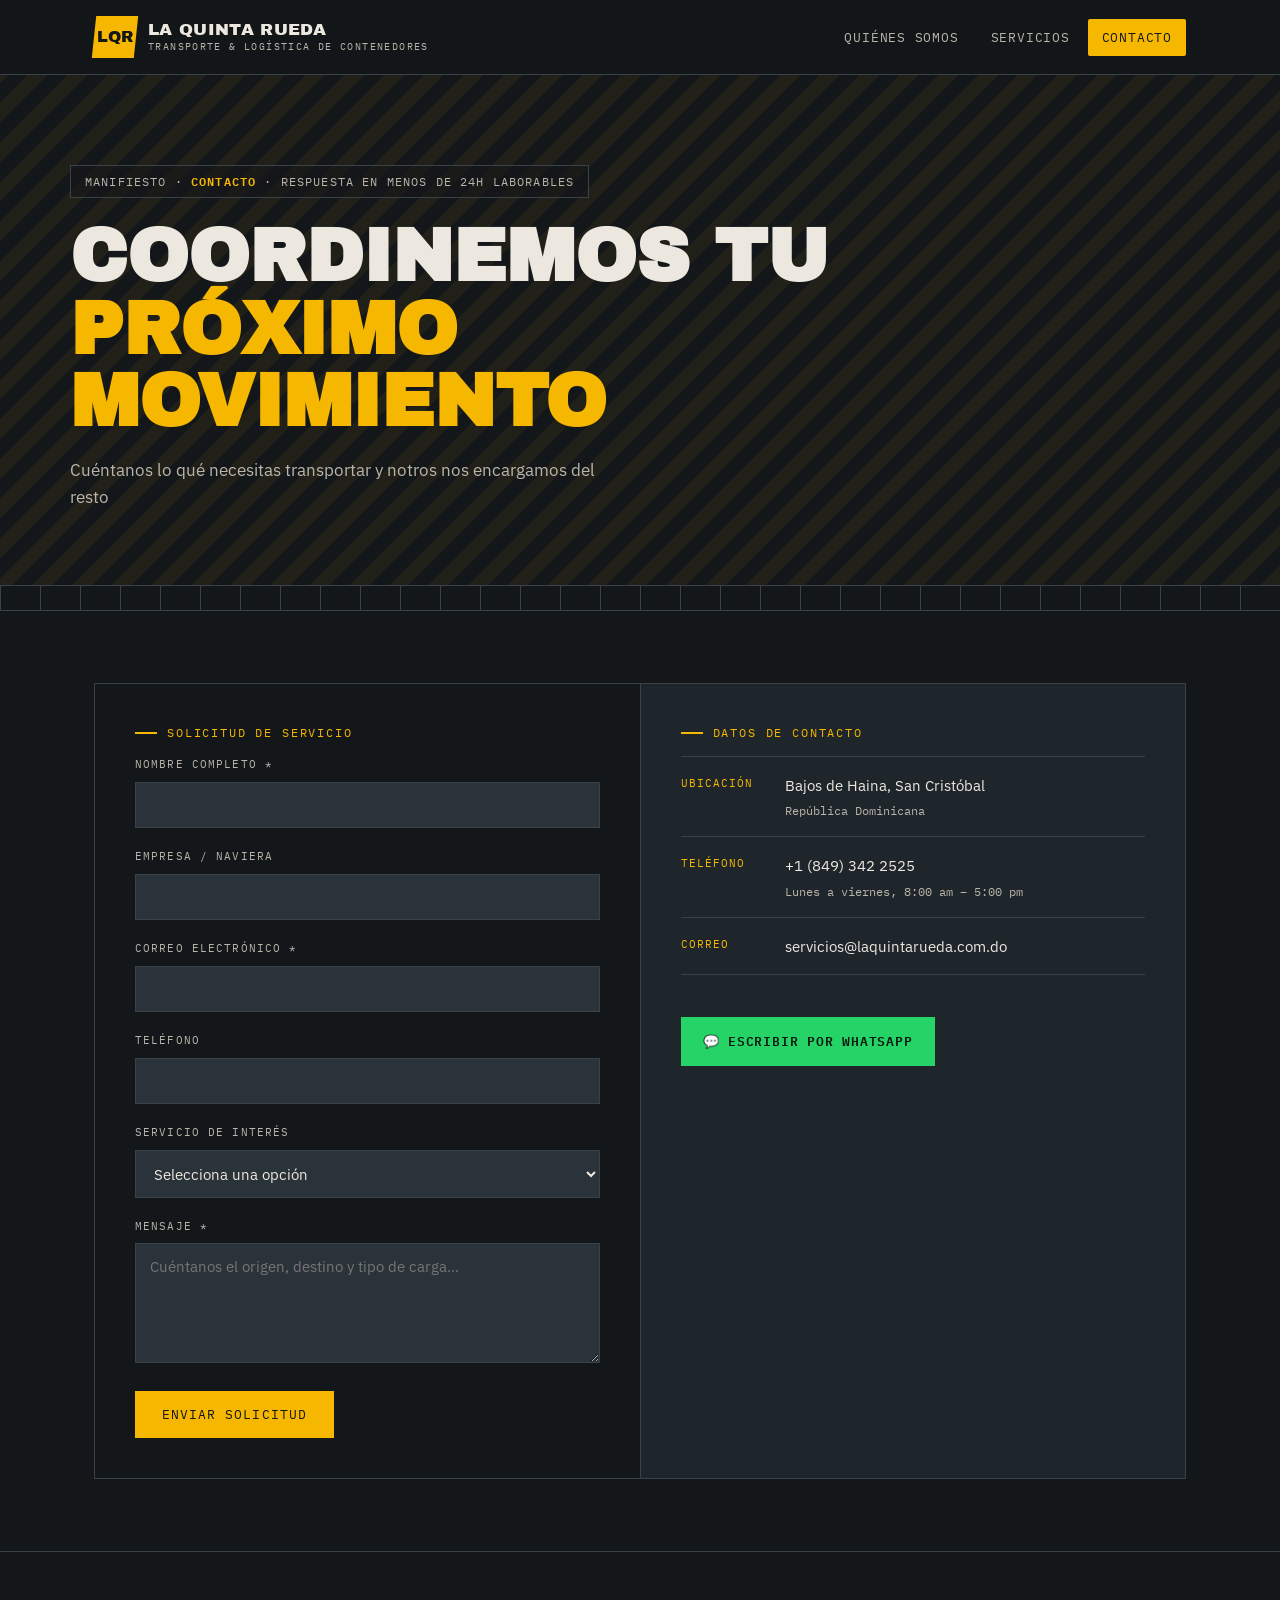
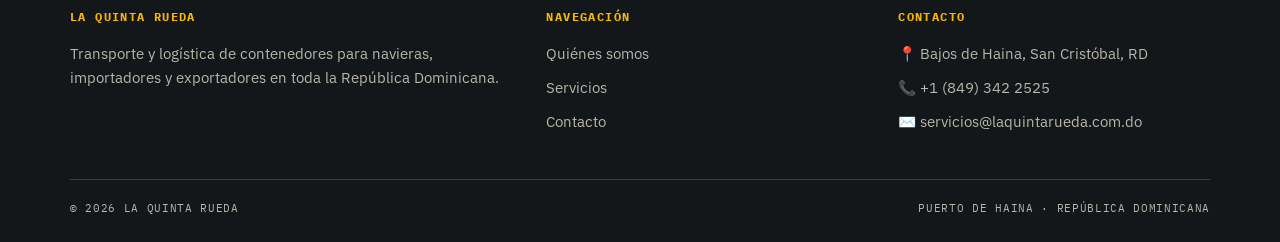
<file: contacto.html>
<!DOCTYPE html>
<html lang="es">
<head>
  <meta charset="UTF-8">
  <meta name="viewport" content="width=device-width, initial-scale=1.0">
   <title>Contacto — La Quinta Rueda</title>
  <meta name="description" content="Solicita transporte de contenedores o espacio en nuestro truck yard en Bajos de Haina, San Cristóbal, República Dominicana.">
  <link rel="stylesheet" href="style.css">
  <link rel="preconnect" href="https://fonts.googleapis.com">
</head>
<body>

  <header class="site-header">
    <div class="nav-wrap">
      <a href="index.html" class="brand">
        <span class="brand-mark"><span>LQR</span></span>
        <span class="brand-text">La Quinta Rueda<small>Transporte &amp; Logística de Contenedores</small></span>
      </a>
      <button class="nav-toggle" aria-label="Abrir menú" aria-expanded="false">☰</button>
      <nav class="main-nav">
        <a href="index.html">Quiénes somos</a>
        <a href="servicios.html">Servicios</a>
        <a href="contacto.html" class="active">Contacto</a>
      </nav>
    </div>
  </header>

  <section class="hero" style="padding-bottom: 40px;">
    <div class="hero-inner">
      <div class="manifest">Manifiesto · <b>Contacto</b> · Respuesta en menos de 24h laborables</div>
      <h1>Coordinemos tu <em>próximo movimiento</em></h1>
      <p class="lede">Cuéntanos lo qué necesitas transportar y notros nos encargamos del resto</p>
    </div>
  </section>

  <div class="ruler" aria-hidden="true"></div>

  <section class="block">
    <div class="container">
      <div class="form-wrap">
        <div class="form-panel">
          <p class="eyebrow">Solicitud de servicio</p>
          <form id="contact-form" novalidate>
            <div class="field">
              <label for="nombre">Nombre completo *</label>
              <input type="text" id="nombre" name="nombre" required>
            </div>
            <div class="field">
              <label for="empresa">Empresa / Naviera</label>
              <input type="text" id="empresa" name="empresa">
            </div>
            <div class="field">
              <label for="email">Correo electrónico *</label>
              <input type="email" id="email" name="email" required>
            </div>
            <div class="field">
              <label for="telefono">Teléfono</label>
              <input type="tel" id="telefono" name="telefono">
            </div>
            <div class="field">
              <label for="servicio">Servicio de interés</label>
              <select id="servicio" name="servicio">
                <option value="">Selecciona una opción</option>
                <option value="Transporte de contenedores">Transporte de contenedores</option>
                <option value="Cargas especiales">Cargas especiales</option>
                <option value="Truck yard / almacenamiento">Truck yard / almacenamiento</option>
                <option value="Otro">Otro</option>
              </select>
            </div>
            <div class="field">
              <label for="mensaje">Mensaje *</label>
              <textarea id="mensaje" name="mensaje" required placeholder="Cuéntanos el origen, destino y tipo de carga..."></textarea>
            </div>
            <button type="submit" class="btn btn-solid">Enviar solicitud</button>
            <p id="form-status"></p>
          </form>
        </div>
        <div class="form-panel info">
          <p class="eyebrow">Datos de contacto</p>
          <ul class="info-list">
            <li>
              <span class="k">Ubicación</span>
              <span class="v">Bajos de Haina, San Cristóbal<small>República Dominicana</small></span>
            </li>
            <li>
              <span class="k">Teléfono</span>
              <span class="v">+1 (849) 342 2525<small>Lunes a viernes, 8:00 am – 5:00 pm</small></span>
            </li>
            <li>
              <span class="k">Correo</span>
              <span class="v">servicios@laquintarueda.com.do</span>
            </li>
          </ul>

          <a href="https://wa.me/18493422525" target="_blank" rel="noopener" class="whatsapp-btn">💬 Escribir por WhatsApp</a>
        </div>
      </div>
    </div>
  </section>

  <footer class="site-footer">
    <div class="footer-grid">
      <div>
        <h4>La Quinta Rueda</h4>
        <p>Transporte y logística de contenedores para navieras, importadores y exportadores en toda la República Dominicana.</p>
      </div>
      <div>
        <h4>Navegación</h4>
        <a href="index.html">Quiénes somos</a>
        <a href="servicios.html">Servicios</a>
        <a href="contacto.html">Contacto</a>
      </div>
      <div>
        <h4>Contacto</h4>
        <p>📍 Bajos de Haina, San Cristóbal, RD</p>
        <p>📞 +1 (849) 342 2525</p>
        <p>✉️ servicios@laquintarueda.com.do</p>
      </div>
    </div>
    <div class="footer-bottom">
      <span>© 2026 La Quinta Rueda</span>
      <span>Puerto de Haina · República Dominicana</span>
    </div>
  </footer>

  <script src="script.js"></script>
</body>
</html>
</file>
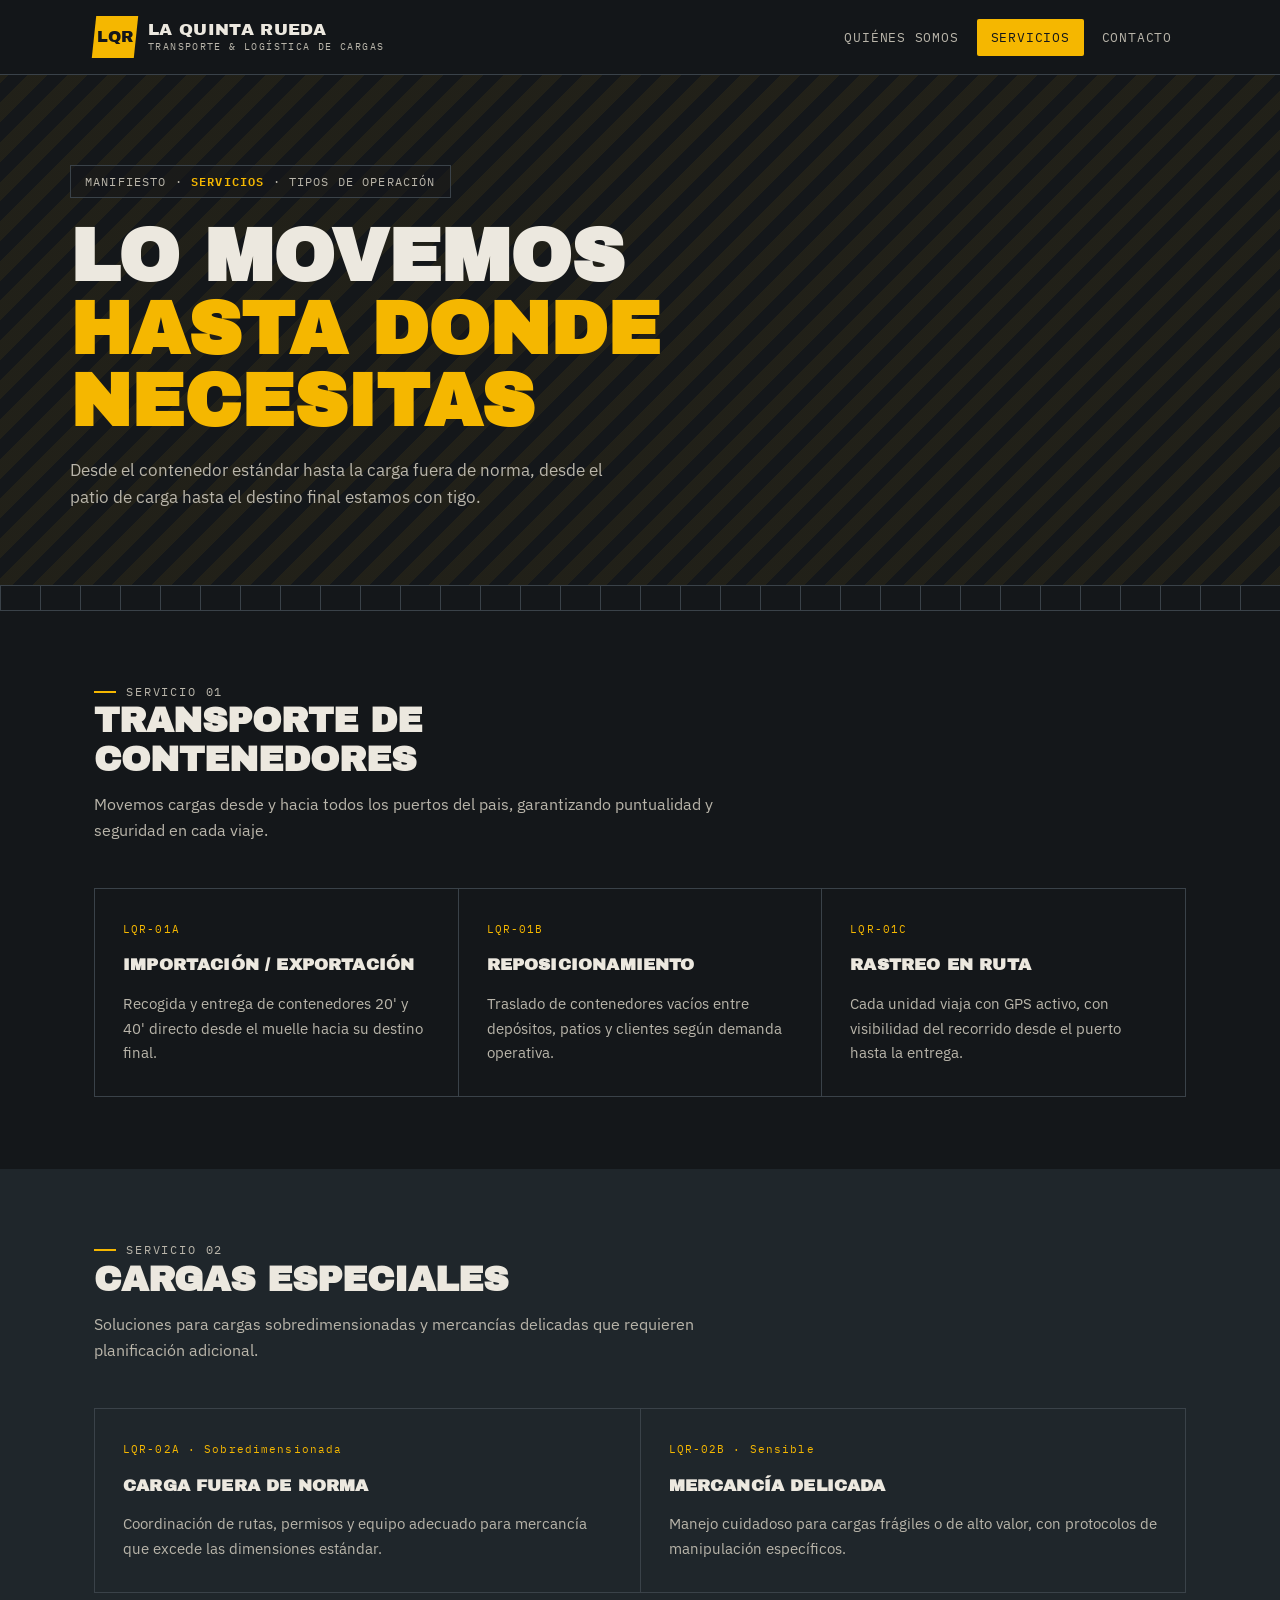
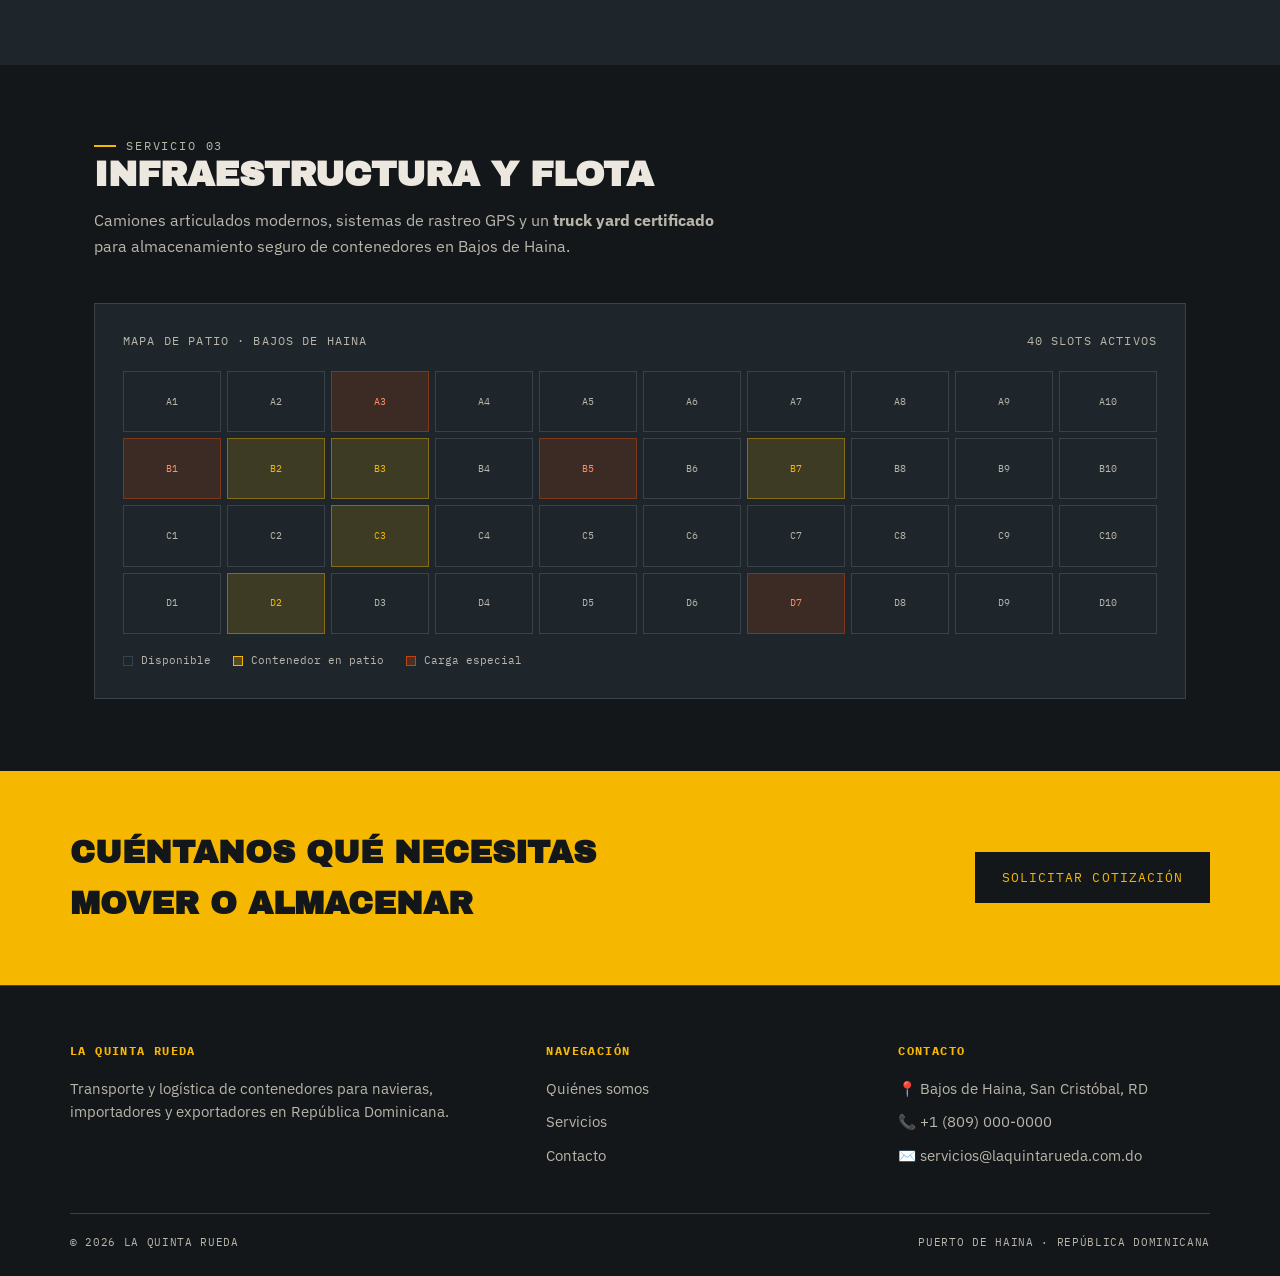
<file: servicios.html>
<!DOCTYPE html>
<html lang="es">
<head>
  <meta charset="UTF-8">
  <meta name="viewport" content="width=device-width, initial-scale=1.0">
  <title>Servicios — La Quinta Rueda</title>
  <meta name="description" content="Transporte de contenedores, cargas especiales, camiones articulados y truck yard certificado en Bajos de Haina, República Dominicana.">
  <link rel="stylesheet" href="style.css">
  <link rel="preconnect" href="https://fonts.googleapis.com">
</head>
<body>

  <header class="site-header">
    <div class="nav-wrap">
      <a href="index.html" class="brand">
        <span class="brand-mark"><span>LQR</span></span>
        <span class="brand-text">La Quinta Rueda<small>Transporte &amp; Logística de cargas</small></span>
      </a>
      <button class="nav-toggle" aria-label="Abrir menú" aria-expanded="false">☰</button>
      <nav class="main-nav">
        <a href="index.html">Quiénes somos</a>
        <a href="servicios.html" class="active">Servicios</a>
        <a href="contacto.html">Contacto</a>
      </nav>
    </div>
  </header>

  <section class="hero" style="--hero-img:url('https://images.unsplash.com/photo-1511578194003-00c80e42dc9b?auto=format&fit=crop&w=1800&q=70'); padding-bottom: 40px;">
    <div class="hero-inner">
      <div class="manifest">Manifiesto · <b>Servicios</b> · tipos de operación</div>
      <h1>Lo movemos <em>Hasta donde necesitas</em></h1>
      <p class="lede">Desde el contenedor estándar hasta la carga fuera de norma, desde el patio de carga hasta el destino final estamos con tigo.</p>
    </div>
  </section>

  <div class="ruler" aria-hidden="true"></div>

  <section class="block">
    <div class="container">
      <div class="section-head">
        <p class="eyebrow">Servicio 01</p>
        <h2>Transporte de contenedores</h2>
        <p>Movemos cargas desde y hacia todos los puertos del pais, garantizando puntualidad y seguridad en cada viaje.</p>
      </div>
      <div class="grid-3">
        <div class="card">
          <span class="tag">LQR-01A</span>
          <h3>Importación / Exportación</h3>
          <p>Recogida y entrega de contenedores 20' y 40' directo desde el muelle hacia su destino final.</p>
        </div>
        <div class="card">
          <span class="tag">LQR-01B</span>
          <h3>Reposicionamiento</h3>
          <p>Traslado de contenedores vacíos entre depósitos, patios y clientes según demanda operativa.</p>
        </div>
        <div class="card">
          <span class="tag">LQR-01C</span>
          <h3>Rastreo en ruta</h3>
          <p>Cada unidad viaja con GPS activo, con visibilidad del recorrido desde el puerto hasta la entrega.</p>
        </div>
      </div>
    </div>
  </section>

  <section class="block alt">
    <div class="container">
      <div class="section-head">
        <p class="eyebrow">Servicio 02</p>
        <h2>Cargas especiales</h2>
        <p>Soluciones para cargas sobredimensionadas y mercancías delicadas que requieren planificación adicional.</p>
      </div>
      <div class="grid-2">
        <div class="card">
          <span class="tag">LQR-02A · Sobredimensionada</span>
          <h3>Carga fuera de norma</h3>
          <p>Coordinación de rutas, permisos y equipo adecuado para mercancía que excede las dimensiones estándar.</p>
        </div>
        <div class="card">
          <span class="tag">LQR-02B · Sensible</span>
          <h3>Mercancía delicada</h3>
          <p>Manejo cuidadoso para cargas frágiles o de alto valor, con protocolos de manipulación específicos.</p>
        </div>
      </div>
    </div>
  </section>

  <section class="block">
    <div class="container">
      <div class="section-head">
        <p class="eyebrow">Servicio 03</p>
        <h2>Infraestructura y flota</h2>
        <p>Camiones articulados modernos, sistemas de rastreo GPS y un <strong>truck yard certificado</strong> para almacenamiento seguro de contenedores en Bajos de Haina.</p>
      </div>

      <div class="yard">
        <div class="yard-head">
          <span>Mapa de patio · Bajos de Haina</span>
          <span>40 slots activos</span>
        </div>
        <div class="yard-grid" data-generate></div>
        <div class="yard-legend">
          <span><i class="dot"></i> Disponible</span>
          <span><i class="dot filled"></i> Contenedor en patio</span>
          <span><i class="dot rust"></i> Carga especial</span>
        </div>
      </div>
    </div>
  </section>

  <div class="cta-band">
    <div class="cta-inner">
      <h2>Cuéntanos qué necesitas mover o almacenar</h2>
      <a href="contacto.html" class="btn btn-solid">Solicitar cotización</a>
    </div>
  </div>

  <footer class="site-footer">
    <div class="footer-grid">
      <div>
        <h4>La Quinta Rueda</h4>
        <p>Transporte y logística de contenedores para navieras, importadores y exportadores en República Dominicana.</p>
      </div>
      <div>
        <h4>Navegación</h4>
        <a href="index.html">Quiénes somos</a>
        <a href="servicios.html">Servicios</a>
        <a href="contacto.html">Contacto</a>
      </div>
      <div>
        <h4>Contacto</h4>
        <p>📍 Bajos de Haina, San Cristóbal, RD</p>
        <p>📞 +1 (809) 000-0000</p>
        <p>✉️ servicios@laquintarueda.com.do</p>
      </div>
    </div>
    <div class="footer-bottom">
      <span>© 2026 La Quinta Rueda</span>
      <span>Puerto de Haina · República Dominicana</span>
    </div>
  </footer>

  <script src="script.js"></script>
</body>
</html>
</file>
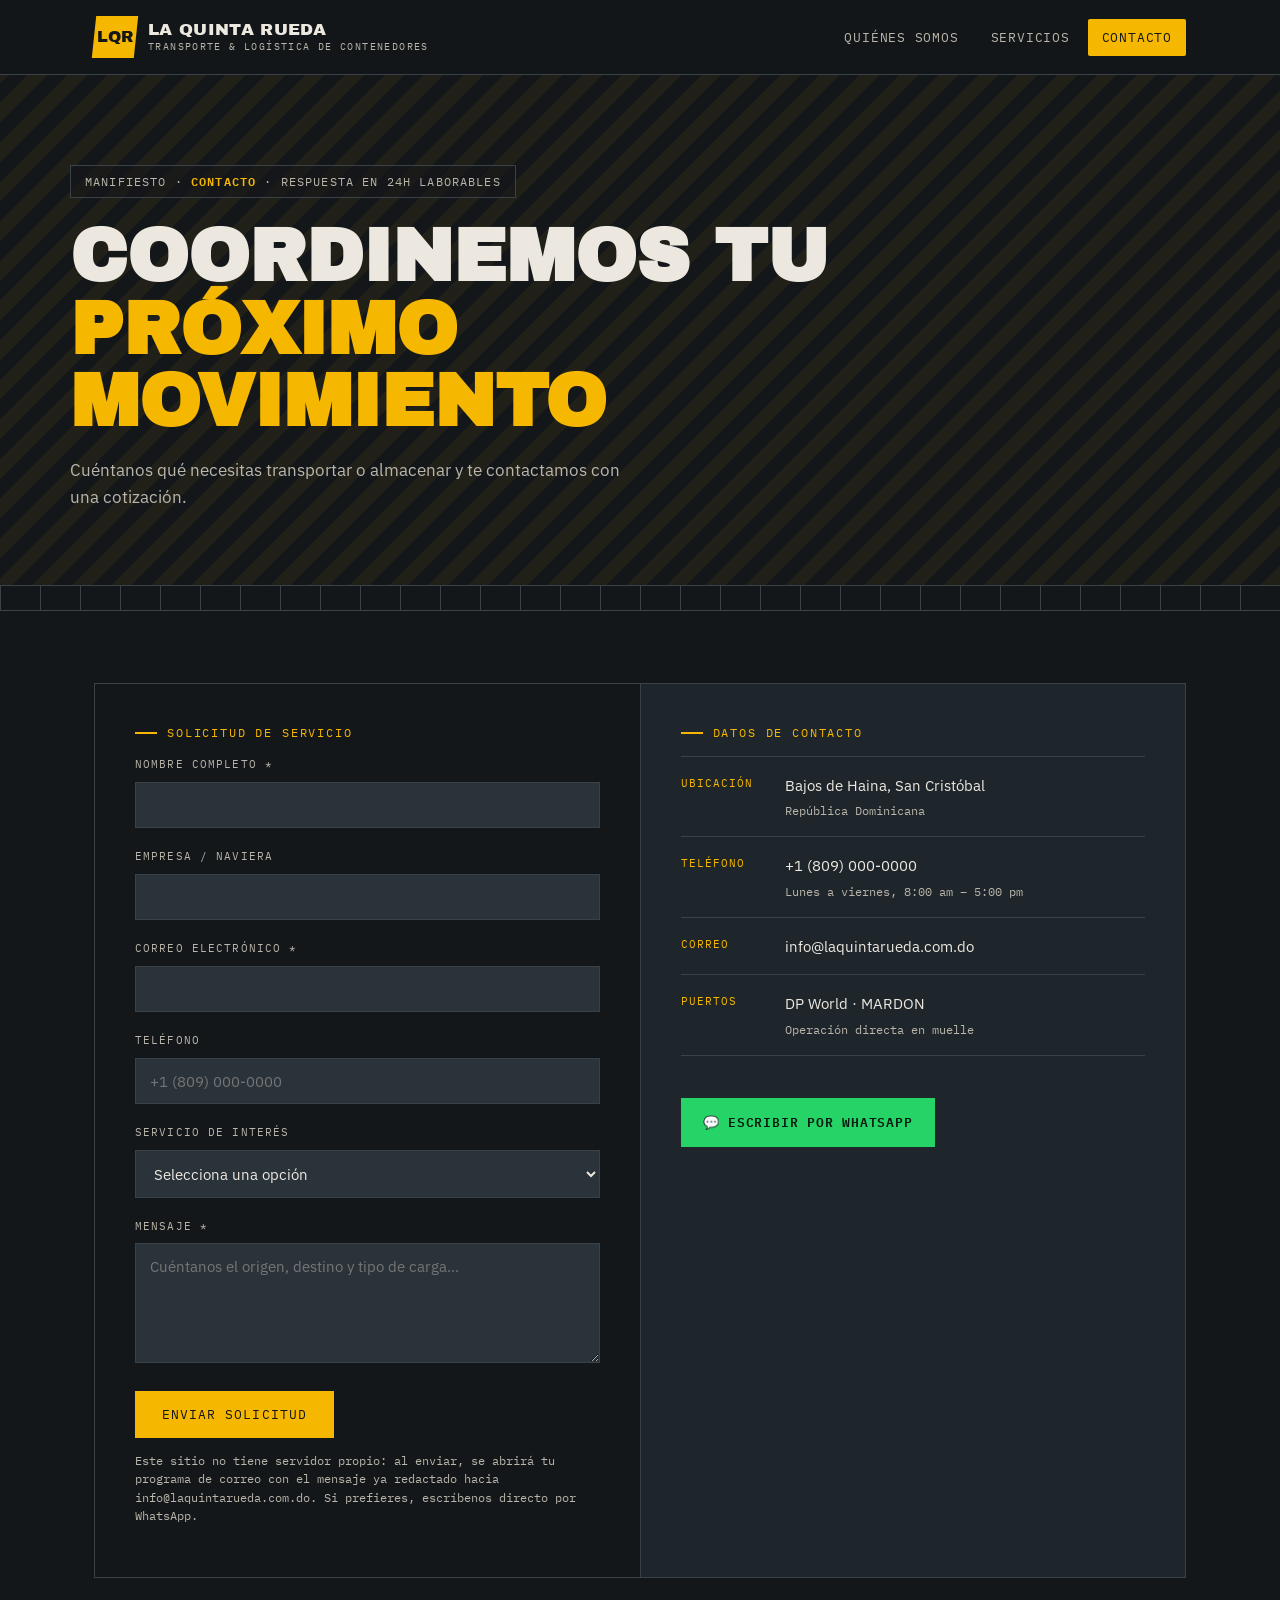
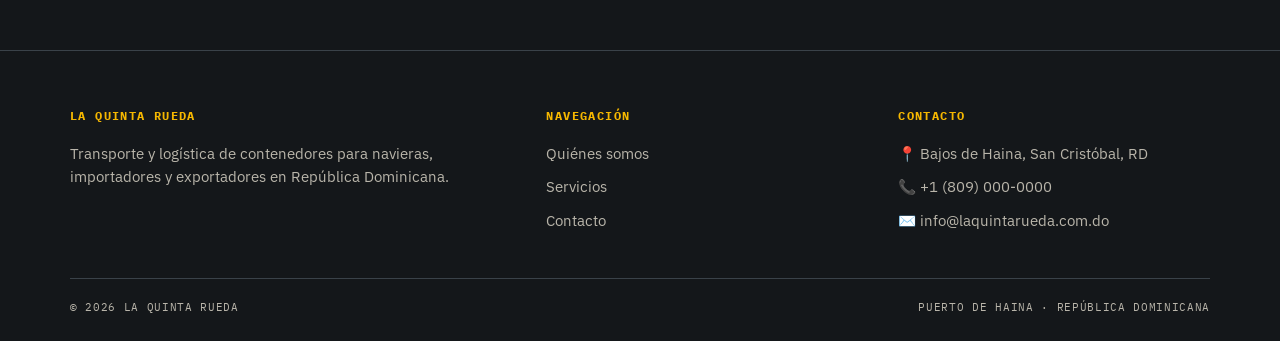
<file: pagina web/contacto.html>
<!DOCTYPE html>
<html lang="es">
<head>
  <meta charset="UTF-8">
  <meta name="viewport" content="width=device-width, initial-scale=1.0">
  <title>Contacto — La Quinta Rueda</title>
  <meta name="description" content="Solicita transporte de contenedores o espacio en nuestro truck yard en Bajos de Haina, San Cristóbal, República Dominicana.">
  <link rel="stylesheet" href="style.css">
  <link rel="preconnect" href="https://fonts.googleapis.com">
</head>
<body>

  <header class="site-header">
    <div class="nav-wrap">
      <a href="index.html" class="brand">
        <span class="brand-mark"><span>LQR</span></span>
        <span class="brand-text">La Quinta Rueda<small>Transporte &amp; Logística de Contenedores</small></span>
      </a>
      <button class="nav-toggle" aria-label="Abrir menú" aria-expanded="false">☰</button>
      <nav class="main-nav">
        <a href="index.html">Quiénes somos</a>
        <a href="servicios.html">Servicios</a>
        <a href="contacto.html" class="active">Contacto</a>
      </nav>
    </div>
  </header>

  <section class="hero" style="padding-bottom: 40px;">
    <div class="hero-inner">
      <div class="manifest">Manifiesto · <b>Contacto</b> · Respuesta en 24h laborables</div>
      <h1>Coordinemos tu <em>próximo movimiento</em></h1>
      <p class="lede">Cuéntanos qué necesitas transportar o almacenar y te contactamos con una cotización.</p>
    </div>
  </section>

  <div class="ruler" aria-hidden="true"></div>

  <section class="block">
    <div class="container">
      <div class="form-wrap">
        <div class="form-panel">
          <p class="eyebrow">Solicitud de servicio</p>
          <form id="contact-form" novalidate>
            <div class="field">
              <label for="nombre">Nombre completo *</label>
              <input type="text" id="nombre" name="nombre" required>
            </div>
            <div class="field">
              <label for="empresa">Empresa / Naviera</label>
              <input type="text" id="empresa" name="empresa">
            </div>
            <div class="field">
              <label for="email">Correo electrónico *</label>
              <input type="email" id="email" name="email" required>
            </div>
            <div class="field">
              <label for="telefono">Teléfono</label>
              <input type="tel" id="telefono" name="telefono" placeholder="+1 (809) 000-0000">
            </div>
            <div class="field">
              <label for="servicio">Servicio de interés</label>
              <select id="servicio" name="servicio">
                <option value="">Selecciona una opción</option>
                <option value="Transporte de contenedores">Transporte de contenedores</option>
                <option value="Cargas especiales">Cargas especiales</option>
                <option value="Truck yard / almacenamiento">Truck yard / almacenamiento</option>
                <option value="Otro">Otro</option>
              </select>
            </div>
            <div class="field">
              <label for="mensaje">Mensaje *</label>
              <textarea id="mensaje" name="mensaje" required placeholder="Cuéntanos el origen, destino y tipo de carga..."></textarea>
            </div>
            <button type="submit" class="btn btn-solid">Enviar solicitud</button>
            <p id="form-status"></p>
            <p class="form-note">Este sitio no tiene servidor propio: al enviar, se abrirá tu programa de correo con el mensaje ya redactado hacia info@laquintarueda.com.do. Si prefieres, escríbenos directo por WhatsApp.</p>
          </form>
        </div>

        <div class="form-panel info">
          <p class="eyebrow">Datos de contacto</p>
          <ul class="info-list">
            <li>
              <span class="k">Ubicación</span>
              <span class="v">Bajos de Haina, San Cristóbal<small>República Dominicana</small></span>
            </li>
            <li>
              <span class="k">Teléfono</span>
              <span class="v">+1 (809) 000-0000<small>Lunes a viernes, 8:00 am – 5:00 pm</small></span>
            </li>
            <li>
              <span class="k">Correo</span>
              <span class="v">info@laquintarueda.com.do</span>
            </li>
            <li>
              <span class="k">Puertos</span>
              <span class="v">DP World · MARDON<small>Operación directa en muelle</small></span>
            </li>
          </ul>

          <a href="https://wa.me/18090000000" target="_blank" rel="noopener" class="whatsapp-btn">💬 Escribir por WhatsApp</a>
        </div>
      </div>
    </div>
  </section>

  <footer class="site-footer">
    <div class="footer-grid">
      <div>
        <h4>La Quinta Rueda</h4>
        <p>Transporte y logística de contenedores para navieras, importadores y exportadores en República Dominicana.</p>
      </div>
      <div>
        <h4>Navegación</h4>
        <a href="index.html">Quiénes somos</a>
        <a href="servicios.html">Servicios</a>
        <a href="contacto.html">Contacto</a>
      </div>
      <div>
        <h4>Contacto</h4>
        <p>📍 Bajos de Haina, San Cristóbal, RD</p>
        <p>📞 +1 (809) 000-0000</p>
        <p>✉️ info@laquintarueda.com.do</p>
      </div>
    </div>
    <div class="footer-bottom">
      <span>© 2026 La Quinta Rueda</span>
      <span>Puerto de Haina · República Dominicana</span>
    </div>
  </footer>

  <script src="script.js"></script>
</body>
</html>
</file>
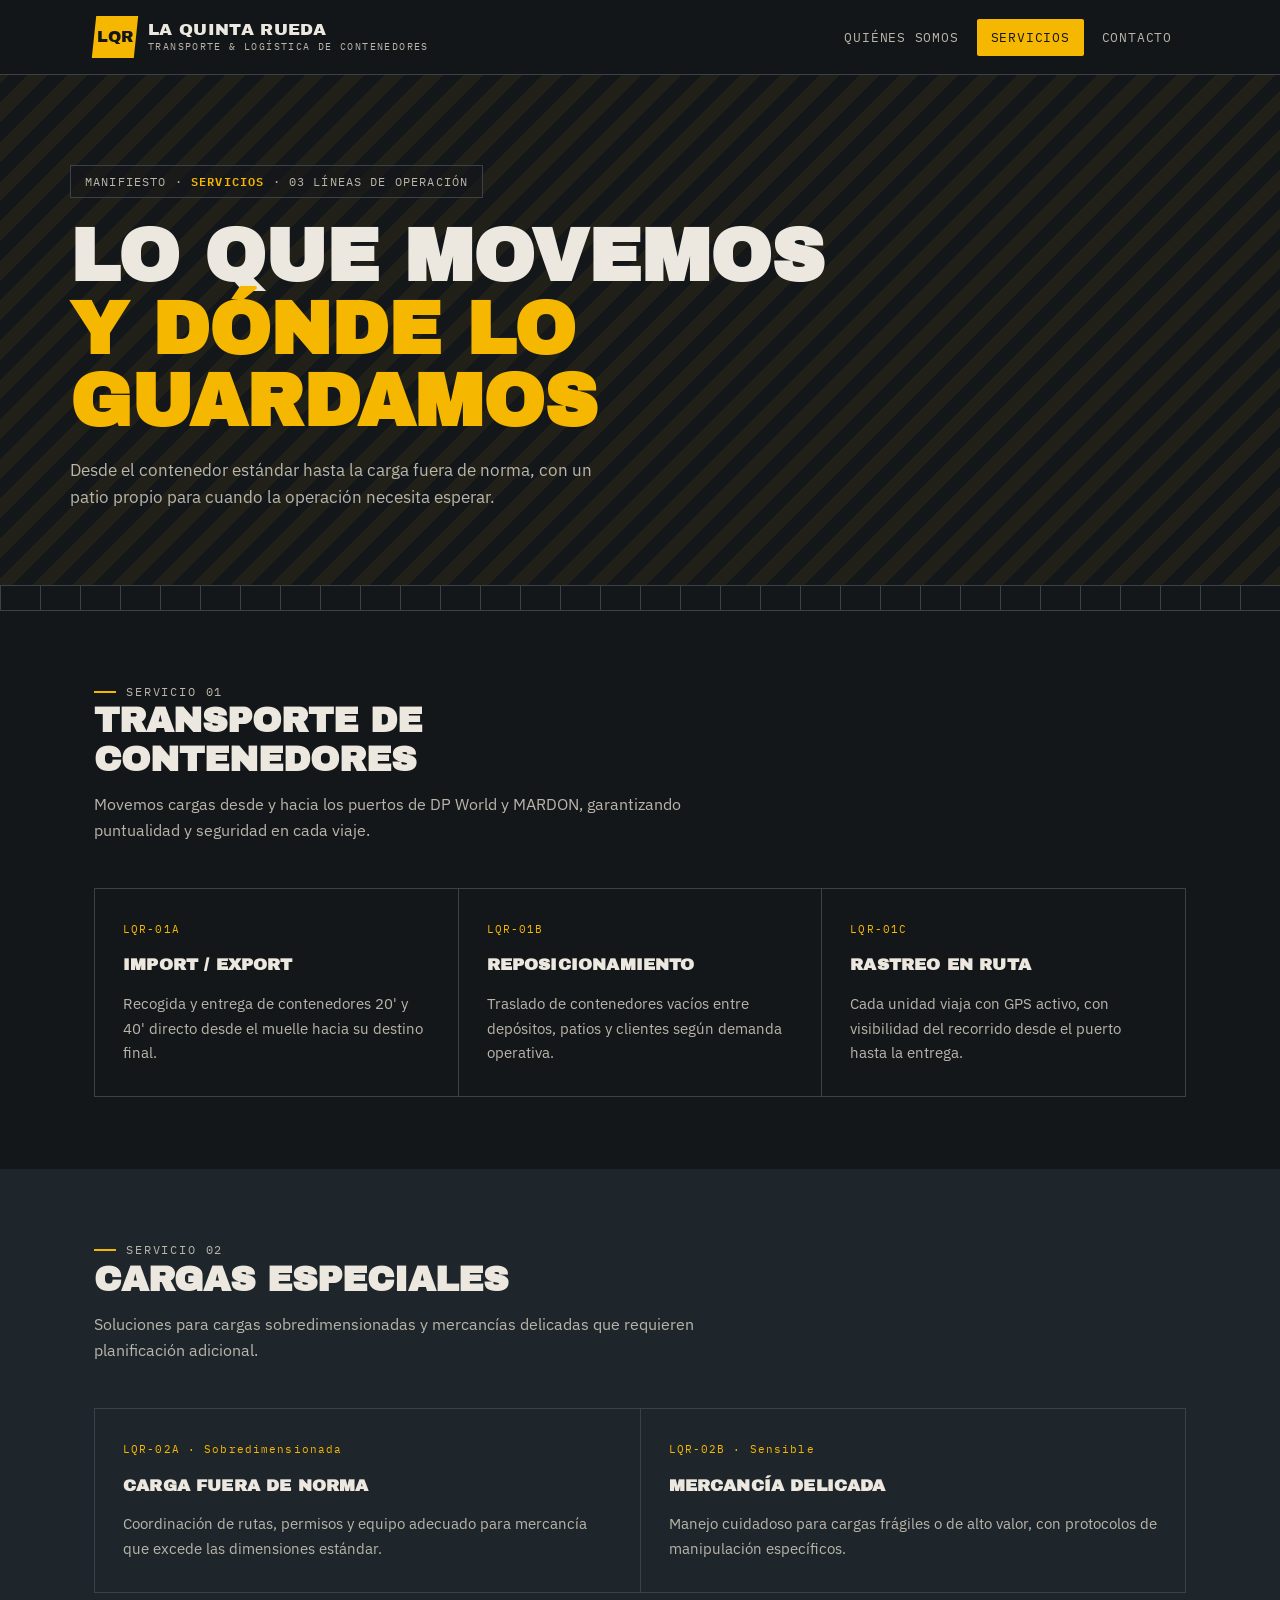
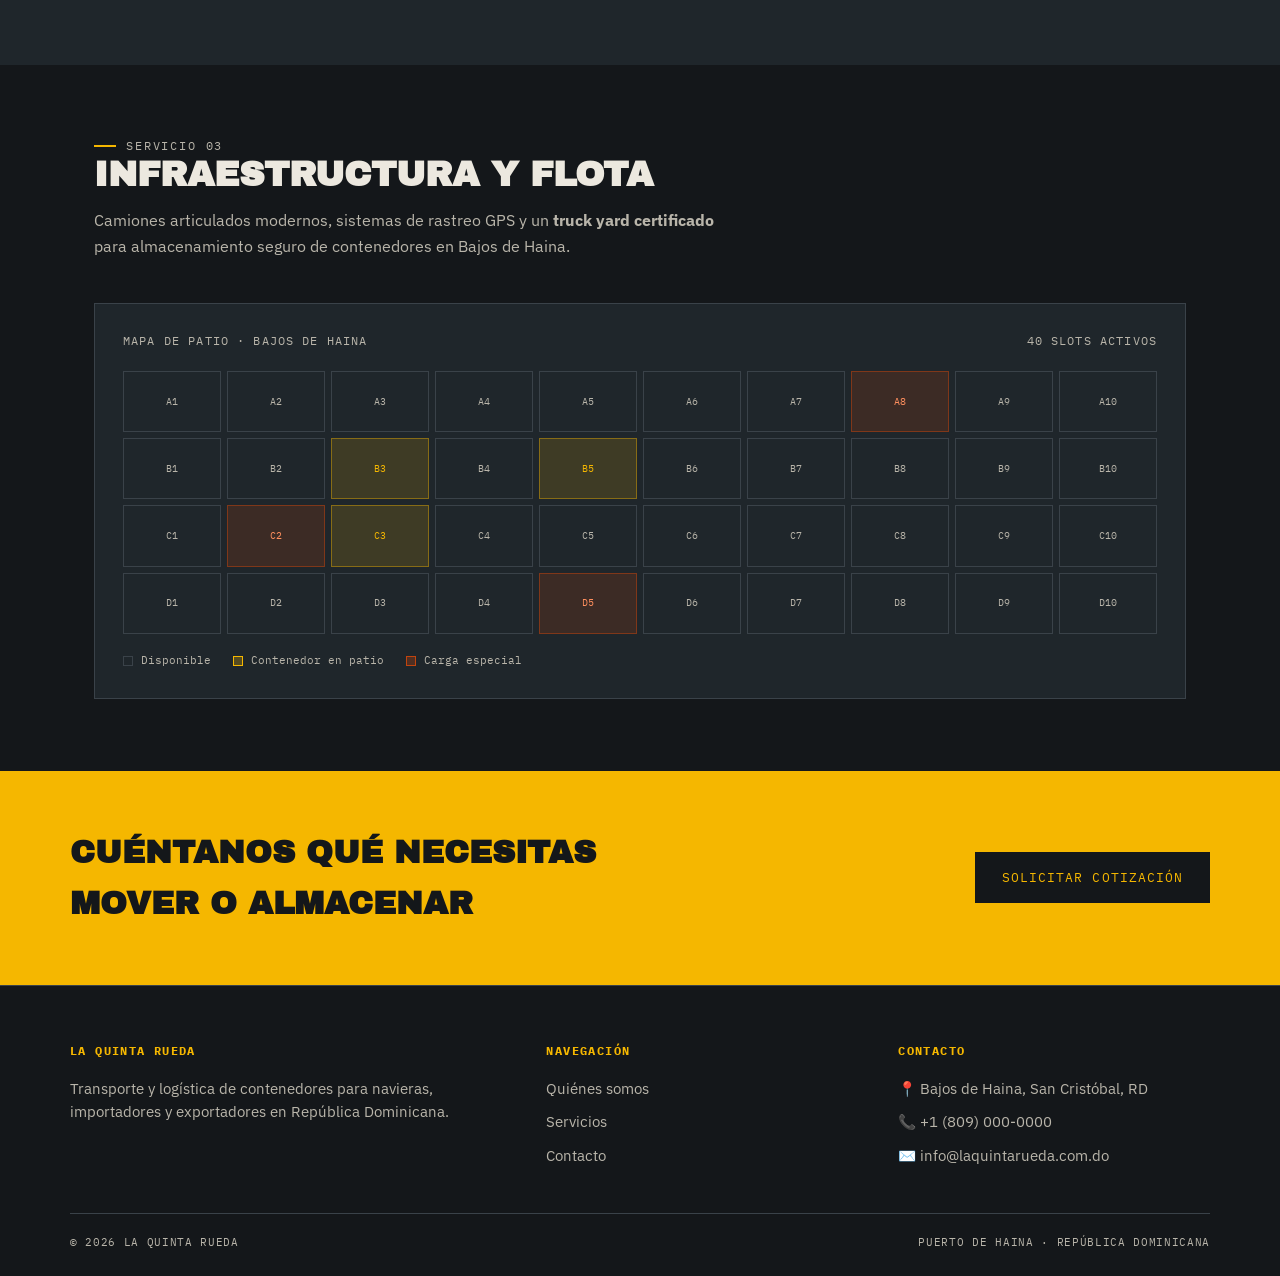
<file: pagina web/servicios.html>
<!DOCTYPE html>
<html lang="es">
<head>
  <meta charset="UTF-8">
  <meta name="viewport" content="width=device-width, initial-scale=1.0">
  <title>Servicios — La Quinta Rueda</title>
  <meta name="description" content="Transporte de contenedores, cargas especiales, camiones articulados y truck yard certificado en Bajos de Haina, República Dominicana.">
  <link rel="stylesheet" href="style.css">
  <link rel="preconnect" href="https://fonts.googleapis.com">
</head>
<body>

  <header class="site-header">
    <div class="nav-wrap">
      <a href="index.html" class="brand">
        <span class="brand-mark"><span>LQR</span></span>
        <span class="brand-text">La Quinta Rueda<small>Transporte &amp; Logística de Contenedores</small></span>
      </a>
      <button class="nav-toggle" aria-label="Abrir menú" aria-expanded="false">☰</button>
      <nav class="main-nav">
        <a href="index.html">Quiénes somos</a>
        <a href="servicios.html" class="active">Servicios</a>
        <a href="contacto.html">Contacto</a>
      </nav>
    </div>
  </header>

  <section class="hero" style="--hero-img:url('https://images.unsplash.com/photo-1511578194003-00c80e42dc9b?auto=format&fit=crop&w=1800&q=70'); padding-bottom: 40px;">
    <div class="hero-inner">
      <div class="manifest">Manifiesto · <b>Servicios</b> · 03 líneas de operación</div>
      <h1>Lo que movemos <em>y dónde lo guardamos</em></h1>
      <p class="lede">Desde el contenedor estándar hasta la carga fuera de norma, con un patio propio para cuando la operación necesita esperar.</p>
    </div>
  </section>

  <div class="ruler" aria-hidden="true"></div>

  <section class="block">
    <div class="container">
      <div class="section-head">
        <p class="eyebrow">Servicio 01</p>
        <h2>Transporte de contenedores</h2>
        <p>Movemos cargas desde y hacia los puertos de DP World y MARDON, garantizando puntualidad y seguridad en cada viaje.</p>
      </div>
      <div class="grid-3">
        <div class="card">
          <span class="tag">LQR-01A</span>
          <h3>Import / Export</h3>
          <p>Recogida y entrega de contenedores 20' y 40' directo desde el muelle hacia su destino final.</p>
        </div>
        <div class="card">
          <span class="tag">LQR-01B</span>
          <h3>Reposicionamiento</h3>
          <p>Traslado de contenedores vacíos entre depósitos, patios y clientes según demanda operativa.</p>
        </div>
        <div class="card">
          <span class="tag">LQR-01C</span>
          <h3>Rastreo en ruta</h3>
          <p>Cada unidad viaja con GPS activo, con visibilidad del recorrido desde el puerto hasta la entrega.</p>
        </div>
      </div>
    </div>
  </section>

  <section class="block alt">
    <div class="container">
      <div class="section-head">
        <p class="eyebrow">Servicio 02</p>
        <h2>Cargas especiales</h2>
        <p>Soluciones para cargas sobredimensionadas y mercancías delicadas que requieren planificación adicional.</p>
      </div>
      <div class="grid-2">
        <div class="card">
          <span class="tag">LQR-02A · Sobredimensionada</span>
          <h3>Carga fuera de norma</h3>
          <p>Coordinación de rutas, permisos y equipo adecuado para mercancía que excede las dimensiones estándar.</p>
        </div>
        <div class="card">
          <span class="tag">LQR-02B · Sensible</span>
          <h3>Mercancía delicada</h3>
          <p>Manejo cuidadoso para cargas frágiles o de alto valor, con protocolos de manipulación específicos.</p>
        </div>
      </div>
    </div>
  </section>

  <section class="block">
    <div class="container">
      <div class="section-head">
        <p class="eyebrow">Servicio 03</p>
        <h2>Infraestructura y flota</h2>
        <p>Camiones articulados modernos, sistemas de rastreo GPS y un <strong>truck yard certificado</strong> para almacenamiento seguro de contenedores en Bajos de Haina.</p>
      </div>

      <div class="yard">
        <div class="yard-head">
          <span>Mapa de patio · Bajos de Haina</span>
          <span>40 slots activos</span>
        </div>
        <div class="yard-grid" data-generate></div>
        <div class="yard-legend">
          <span><i class="dot"></i> Disponible</span>
          <span><i class="dot filled"></i> Contenedor en patio</span>
          <span><i class="dot rust"></i> Carga especial</span>
        </div>
      </div>
    </div>
  </section>

  <div class="cta-band">
    <div class="cta-inner">
      <h2>Cuéntanos qué necesitas mover o almacenar</h2>
      <a href="contacto.html" class="btn btn-solid">Solicitar cotización</a>
    </div>
  </div>

  <footer class="site-footer">
    <div class="footer-grid">
      <div>
        <h4>La Quinta Rueda</h4>
        <p>Transporte y logística de contenedores para navieras, importadores y exportadores en República Dominicana.</p>
      </div>
      <div>
        <h4>Navegación</h4>
        <a href="index.html">Quiénes somos</a>
        <a href="servicios.html">Servicios</a>
        <a href="contacto.html">Contacto</a>
      </div>
      <div>
        <h4>Contacto</h4>
        <p>📍 Bajos de Haina, San Cristóbal, RD</p>
        <p>📞 +1 (809) 000-0000</p>
        <p>✉️ info@laquintarueda.com.do</p>
      </div>
    </div>
    <div class="footer-bottom">
      <span>© 2026 La Quinta Rueda</span>
      <span>Puerto de Haina · República Dominicana</span>
    </div>
  </footer>

  <script src="script.js"></script>
</body>
</html>
</file>
<file: style.css>
/* ============================================================
   LA QUINTA RUEDA — sistema visual
   Inspirado en el patio de contenedores: placas de acero,
   manifiestos de carga, amarillo de seguridad, medidas de patio.
   ============================================================ */

@import url('https://fonts.googleapis.com/css2?family=Archivo+Black&family=IBM+Plex+Sans:wght@400;500;600;700&family=IBM+Plex+Mono:wght@400;500;600&display=swap');

:root {
  --asphalt: #14171a;
  --steel: #1f262b;
  --steel-light: #2b333a;
  --yellow: #f5b700;
  --rust: #c1440e;
  --paper: #ece8df;
  --paper-dim: #b9b5aa;
  --line: #3a4249;

  --font-display: 'Archivo Black', 'Arial Black', sans-serif;
  --font-body: 'IBM Plex Sans', Arial, sans-serif;
  --font-mono: 'IBM Plex Mono', 'Courier New', monospace;
}

* { box-sizing: border-box; }

html { scroll-behavior: smooth; }

body {
  margin: 0;
  font-family: var(--font-body);
  background-color: var(--asphalt);
  color: var(--paper);
  line-height: 1.6;
}

a { color: inherit; }

img { max-width: 100%; display: block; }

.container {
  max-width: 1140px;
  margin: 0 auto;
  padding: 0 24px;
}

/* -------------------- Eyebrow / mono labels -------------------- */
.eyebrow {
  font-family: var(--font-mono);
  text-transform: uppercase;
  letter-spacing: 0.16em;
  font-size: 0.72rem;
  color: var(--yellow);
  display: flex;
  align-items: center;
  gap: 10px;
  margin: 0 0 14px;
}
.eyebrow::before {
  content: "";
  width: 22px;
  height: 2px;
  background: var(--yellow);
  display: inline-block;
}

/* -------------------- Header / Nav -------------------- */
.site-header {
  position: sticky;
  top: 0;
  z-index: 50;
  background: rgba(20, 23, 26, 0.94);
  backdrop-filter: blur(6px);
  border-bottom: 1px solid var(--line);
}

.nav-wrap {
  display: flex;
  align-items: center;
  justify-content: space-between;
  padding: 16px 24px;
  max-width: 1140px;
  margin: 0 auto;
}

.brand {
  display: flex;
  align-items: center;
  gap: 12px;
  text-decoration: none;
}

.brand-mark {
  width: 42px;
  height: 42px;
  background: var(--yellow);
  color: var(--asphalt);
  font-family: var(--font-display);
  font-size: 1rem;
  display: flex;
  align-items: center;
  justify-content: center;
  flex-shrink: 0;
  transform: skew(-6deg);
}
.brand-mark span { transform: skew(6deg); }

.brand-text {
  font-family: var(--font-display);
  font-size: 1.05rem;
  letter-spacing: 0.02em;
  color: var(--paper);
  text-transform: uppercase;
  line-height: 1.1;
}
.brand-text small {
  display: block;
  font-family: var(--font-mono);
  font-size: 0.62rem;
  color: var(--paper-dim);
  letter-spacing: 0.14em;
  text-transform: uppercase;
  margin-top: 3px;
}

nav.main-nav {
  display: flex;
  gap: 4px;
  align-items: center;
}

nav.main-nav a {
  font-family: var(--font-mono);
  text-decoration: none;
  color: var(--paper-dim);
  font-size: 0.82rem;
  letter-spacing: 0.06em;
  text-transform: uppercase;
  padding: 8px 14px;
  border-radius: 2px;
  transition: color 0.15s ease, background 0.15s ease;
}
nav.main-nav a:hover { color: var(--asphalt); background: var(--yellow); }
nav.main-nav a.active { color: var(--asphalt); background: var(--yellow); }

.nav-toggle {
  display: none;
  background: none;
  border: 1px solid var(--line);
  color: var(--paper);
  width: 42px;
  height: 42px;
  align-items: center;
  justify-content: center;
  cursor: pointer;
  font-size: 1.2rem;
}

/* -------------------- Hero (manifest placard) -------------------- */
.hero {
  position: relative;
  padding: 90px 24px 70px;
  overflow: hidden;
  background:
    linear-gradient(180deg, rgba(20,23,26,0.55) 0%, rgba(20,23,26,0.92) 100%),
    var(--hero-img, none);
  background-size: cover;
  background-position: center;
}

.hero::before {
  content: "";
  position: absolute;
  inset: 0;
  background-image: repeating-linear-gradient(
    -45deg, rgba(245,183,0,0.06) 0 14px, transparent 14px 28px
  );
  pointer-events: none;
}

.hero-inner {
  position: relative;
  max-width: 1140px;
  margin: 0 auto;
}

.manifest {
  display: inline-block;
  border: 1px solid var(--line);
  background: rgba(20,23,26,0.55);
  padding: 6px 14px;
  font-family: var(--font-mono);
  font-size: 0.72rem;
  letter-spacing: 0.1em;
  text-transform: uppercase;
  color: var(--paper-dim);
  margin-bottom: 22px;
}
.manifest b { color: var(--yellow); font-weight: 600; }

.hero h1 {
  font-family: var(--font-display);
  font-size: clamp(2.4rem, 6vw, 4.6rem);
  line-height: 0.98;
  text-transform: uppercase;
  margin: 0 0 20px;
  max-width: 780px;
}
.hero h1 em {
  font-style: normal;
  color: var(--yellow);
}

.hero p.lede {
  font-size: 1.05rem;
  color: var(--paper-dim);
  max-width: 560px;
  margin: 0 0 34px;
}

.hero-fields {
  display: flex;
  flex-wrap: wrap;
  gap: 28px;
  margin: 0 0 36px;
  padding: 18px 0;
  border-top: 1px solid var(--line);
  border-bottom: 1px solid var(--line);
}
.hero-fields div { font-family: var(--font-mono); }
.hero-fields dt {
  font-size: 0.66rem;
  text-transform: uppercase;
  letter-spacing: 0.12em;
  color: var(--paper-dim);
  margin-bottom: 4px;
}
.hero-fields dd { margin: 0; font-size: 0.95rem; color: var(--paper); font-weight: 600; }

.btn-row { display: flex; flex-wrap: wrap; gap: 14px; }

.btn {
  font-family: var(--font-mono);
  text-decoration: none;
  text-transform: uppercase;
  letter-spacing: 0.08em;
  font-size: 0.82rem;
  padding: 14px 26px;
  border: 1px solid var(--yellow);
  display: inline-flex;
  align-items: center;
  gap: 10px;
  transition: transform 0.15s ease, background 0.15s ease, color 0.15s ease;
}
.btn-solid { background: var(--yellow); color: var(--asphalt); }
.btn-solid:hover { background: var(--paper); border-color: var(--paper); transform: translateY(-2px); }
.btn-outline { color: var(--paper); border-color: var(--line); }
.btn-outline:hover { border-color: var(--yellow); color: var(--yellow); transform: translateY(-2px); }

/* -------------------- Sections -------------------- */
section.block { padding: 72px 24px; }
section.block.alt { background: var(--steel); }

.section-head { max-width: 640px; margin: 0 0 44px; }
.section-head h2 {
  font-family: var(--font-display);
  text-transform: uppercase;
  font-size: clamp(1.6rem, 3vw, 2.2rem);
  margin: 0 0 14px;
  line-height: 1.1;
}
.section-head p { color: var(--paper-dim); margin: 0; }

.grid-3 {
  display: grid;
  grid-template-columns: repeat(3, 1fr);
  gap: 1px;
  background: var(--line);
  border: 1px solid var(--line);
}
.grid-2 {
  display: grid;
  grid-template-columns: repeat(2, 1fr);
  gap: 1px;
  background: var(--line);
  border: 1px solid var(--line);
}

.card {
  background: var(--asphalt);
  padding: 32px 28px;
  position: relative;
}
section.block.alt .card { background: var(--steel); }

.card .tag {
  font-family: var(--font-mono);
  font-size: 0.7rem;
  color: var(--yellow);
  letter-spacing: 0.1em;
  display: block;
  margin-bottom: 14px;
}
.card h3 {
  font-family: var(--font-display);
  text-transform: uppercase;
  font-size: 1.05rem;
  margin: 0 0 12px;
  letter-spacing: 0.01em;
}
.card p { color: var(--paper-dim); margin: 0; font-size: 0.95rem; }

/* -------------------- Signature: Yard grid (mapa de patio) -------------------- */
.yard {
  border: 1px solid var(--line);
  padding: 28px;
  background: var(--steel);
}
.yard-head {
  display: flex;
  justify-content: space-between;
  align-items: baseline;
  flex-wrap: wrap;
  gap: 10px;
  margin-bottom: 20px;
  font-family: var(--font-mono);
  font-size: 0.72rem;
  text-transform: uppercase;
  letter-spacing: 0.1em;
  color: var(--paper-dim);
}
.yard-grid {
  display: grid;
  grid-template-columns: repeat(10, 1fr);
  gap: 6px;
}
.slot {
  aspect-ratio: 1.6 / 1;
  border: 1px solid var(--line);
  display: flex;
  align-items: center;
  justify-content: center;
  font-family: var(--font-mono);
  font-size: 0.6rem;
  color: var(--paper-dim);
  transition: background 0.2s ease, color 0.2s ease, border-color 0.2s ease;
}
.slot.filled { background: rgba(245,183,0,0.14); border-color: rgba(245,183,0,0.4); color: var(--yellow); }
.slot.rust { background: rgba(193,68,14,0.18); border-color: rgba(193,68,14,0.5); color: #ff8f5e; }
.slot:hover { background: var(--yellow); color: var(--asphalt); border-color: var(--yellow); }

.yard-legend {
  display: flex;
  gap: 22px;
  margin-top: 18px;
  flex-wrap: wrap;
  font-family: var(--font-mono);
  font-size: 0.7rem;
  color: var(--paper-dim);
}
.yard-legend span { display: inline-flex; align-items: center; gap: 8px; }
.dot { width: 10px; height: 10px; display: inline-block; border: 1px solid var(--line); }
.dot.filled { background: rgba(245,183,0,0.25); border-color: var(--yellow); }
.dot.rust { background: rgba(193,68,14,0.3); border-color: var(--rust); }

/* -------------------- Photo strip -------------------- */
.photo-strip {
  display: grid;
  grid-template-columns: 1.3fr 1fr;
  gap: 1px;
  background: var(--line);
  border: 1px solid var(--line);
}
.photo-strip figure { margin: 0; position: relative; overflow: hidden; min-height: 260px; }
.photo-strip img { width: 100%; height: 100%; object-fit: cover; position: absolute; inset: 0; }
.photo-strip figcaption {
  position: relative;
  z-index: 2;
  font-family: var(--font-mono);
  font-size: 0.66rem;
  text-transform: uppercase;
  letter-spacing: 0.1em;
  color: var(--paper);
  background: rgba(20,23,26,0.75);
  padding: 8px 12px;
  position: absolute;
  left: 12px;
  bottom: 12px;
  border-left: 2px solid var(--yellow);
}

/* -------------------- Ruler / measurement divider -------------------- */
.ruler {
  height: 26px;
  background:
    repeating-linear-gradient(90deg, var(--line) 0 1px, transparent 1px 40px),
    var(--asphalt);
  border-top: 1px solid var(--line);
  border-bottom: 1px solid var(--line);
}

/* -------------------- CTA band -------------------- */
.cta-band {
  background: var(--yellow);
  color: var(--asphalt);
  padding: 56px 24px;
}
.cta-inner {
  max-width: 1140px;
  margin: 0 auto;
  display: flex;
  justify-content: space-between;
  align-items: center;
  flex-wrap: wrap;
  gap: 24px;
}
.cta-inner h2 {
  font-family: var(--font-display);
  text-transform: uppercase;
  font-size: clamp(1.4rem, 3vw, 2rem);
  margin: 0;
  max-width: 560px;
}
.cta-band .btn-solid { background: var(--asphalt); color: var(--yellow); border-color: var(--asphalt); }
.cta-band .btn-solid:hover { background: var(--steel); }

/* -------------------- Footer -------------------- */
footer.site-footer {
  background: var(--asphalt);
  border-top: 1px solid var(--line);
  padding: 56px 24px 24px;
}
.footer-grid {
  max-width: 1140px;
  margin: 0 auto;
  display: grid;
  grid-template-columns: 1.4fr 1fr 1fr;
  gap: 40px;
  padding-bottom: 36px;
}
.footer-grid h4 {
  font-family: var(--font-mono);
  text-transform: uppercase;
  font-size: 0.72rem;
  letter-spacing: 0.12em;
  color: var(--yellow);
  margin: 0 0 16px;
}
.footer-grid p, .footer-grid a {
  color: var(--paper-dim);
  text-decoration: none;
  font-size: 0.92rem;
  margin: 0 0 10px;
  display: block;
}
.footer-grid a:hover { color: var(--yellow); }
.footer-bottom {
  max-width: 1140px;
  margin: 0 auto;
  border-top: 1px solid var(--line);
  padding-top: 20px;
  display: flex;
  justify-content: space-between;
  flex-wrap: wrap;
  gap: 10px;
  font-family: var(--font-mono);
  font-size: 0.7rem;
  color: var(--paper-dim);
  text-transform: uppercase;
  letter-spacing: 0.06em;
}

/* -------------------- Forms (contacto) -------------------- */
.form-wrap {
  display: grid;
  grid-template-columns: 1fr 1fr;
  gap: 1px;
  background: var(--line);
  border: 1px solid var(--line);
}
.form-panel { background: var(--asphalt); padding: 40px; }
.form-panel.info { background: var(--steel); }

.field { margin-bottom: 20px; }
.field label {
  display: block;
  font-family: var(--font-mono);
  font-size: 0.7rem;
  text-transform: uppercase;
  letter-spacing: 0.1em;
  color: var(--paper-dim);
  margin-bottom: 8px;
}
.field input,
.field select,
.field textarea {
  width: 100%;
  background: var(--steel-light);
  border: 1px solid var(--line);
  color: var(--paper);
  padding: 12px 14px;
  font-family: var(--font-body);
  font-size: 0.95rem;
  border-radius: 0;
}
.field input:focus,
.field select:focus,
.field textarea:focus {
  outline: none;
  border-color: var(--yellow);
}
.field textarea { resize: vertical; min-height: 120px; }

.form-note {
  font-family: var(--font-mono);
  font-size: 0.72rem;
  color: var(--paper-dim);
  margin-top: 14px;
  line-height: 1.6;
}

.info-list { list-style: none; padding: 0; margin: 0 0 32px; }
.info-list li {
  display: flex;
  gap: 14px;
  padding: 16px 0;
  border-bottom: 1px solid var(--line);
}
.info-list li:first-child { border-top: 1px solid var(--line); }
.info-list .k {
  font-family: var(--font-mono);
  font-size: 0.66rem;
  text-transform: uppercase;
  letter-spacing: 0.1em;
  color: var(--yellow);
  width: 90px;
  flex-shrink: 0;
  padding-top: 2px;
}
.info-list .v { font-size: 0.95rem; color: var(--paper); }
.info-list .v small { display: block; color: var(--paper-dim); font-family: var(--font-mono); font-size: 0.75rem; margin-top: 4px; }

.whatsapp-btn {
  display: inline-flex;
  align-items: center;
  gap: 10px;
  background: #25D366;
  color: #0b1a10;
  font-family: var(--font-mono);
  text-transform: uppercase;
  letter-spacing: 0.06em;
  font-size: 0.82rem;
  font-weight: 600;
  text-decoration: none;
  padding: 14px 22px;
  margin-top: 10px;
}
.whatsapp-btn:hover { background: #1ebe5a; }

#form-status {
  font-family: var(--font-mono);
  font-size: 0.8rem;
  margin-top: 16px;
  display: none;
  padding: 12px 14px;
  border-left: 3px solid var(--yellow);
  background: rgba(245,183,0,0.08);
}
#form-status.show { display: block; }

/* -------------------- Responsive -------------------- */
@media (max-width: 860px) {
  .grid-3 { grid-template-columns: 1fr; }
  .grid-2 { grid-template-columns: 1fr; }
  .photo-strip { grid-template-columns: 1fr; }
  .form-wrap { grid-template-columns: 1fr; }
  .footer-grid { grid-template-columns: 1fr; gap: 28px; }
  .yard-grid { grid-template-columns: repeat(5, 1fr); }
}

@media (max-width: 700px) {
  nav.main-nav {
    position: absolute;
    top: 100%;
    left: 0;
    right: 0;
    background: var(--asphalt);
    border-bottom: 1px solid var(--line);
    flex-direction: column;
    align-items: stretch;
    padding: 8px 24px 18px;
    display: none;
  }
  nav.main-nav.open { display: flex; }
  nav.main-nav a { padding: 12px 0; border-bottom: 1px solid var(--line); }
  .nav-toggle { display: flex; }
  .hero { padding: 60px 20px 46px; }
  .hero-fields { gap: 18px; }
}

@media (prefers-reduced-motion: reduce) {
  * { transition: none !important; scroll-behavior: auto !important; }
}
</file>
<file: pagina web/style.css>
/* ============================================================
   LA QUINTA RUEDA — sistema visual
   Inspirado en el patio de contenedores: placas de acero,
   manifiestos de carga, amarillo de seguridad, medidas de patio.
   ============================================================ */

@import url('https://fonts.googleapis.com/css2?family=Archivo+Black&family=IBM+Plex+Sans:wght@400;500;600;700&family=IBM+Plex+Mono:wght@400;500;600&display=swap');

:root {
  --asphalt: #14171a;
  --steel: #1f262b;
  --steel-light: #2b333a;
  --yellow: #f5b700;
  --rust: #c1440e;
  --paper: #ece8df;
  --paper-dim: #b9b5aa;
  --line: #3a4249;

  --font-display: 'Archivo Black', 'Arial Black', sans-serif;
  --font-body: 'IBM Plex Sans', Arial, sans-serif;
  --font-mono: 'IBM Plex Mono', 'Courier New', monospace;
}

* { box-sizing: border-box; }

html { scroll-behavior: smooth; }

body {
  margin: 0;
  font-family: var(--font-body);
  background-color: var(--asphalt);
  color: var(--paper);
  line-height: 1.6;
}

a { color: inherit; }

img { max-width: 100%; display: block; }

.container {
  max-width: 1140px;
  margin: 0 auto;
  padding: 0 24px;
}

/* -------------------- Eyebrow / mono labels -------------------- */
.eyebrow {
  font-family: var(--font-mono);
  text-transform: uppercase;
  letter-spacing: 0.16em;
  font-size: 0.72rem;
  color: var(--yellow);
  display: flex;
  align-items: center;
  gap: 10px;
  margin: 0 0 14px;
}
.eyebrow::before {
  content: "";
  width: 22px;
  height: 2px;
  background: var(--yellow);
  display: inline-block;
}

/* -------------------- Header / Nav -------------------- */
.site-header {
  position: sticky;
  top: 0;
  z-index: 50;
  background: rgba(20, 23, 26, 0.94);
  backdrop-filter: blur(6px);
  border-bottom: 1px solid var(--line);
}

.nav-wrap {
  display: flex;
  align-items: center;
  justify-content: space-between;
  padding: 16px 24px;
  max-width: 1140px;
  margin: 0 auto;
}

.brand {
  display: flex;
  align-items: center;
  gap: 12px;
  text-decoration: none;
}

.brand-mark {
  width: 42px;
  height: 42px;
  background: var(--yellow);
  color: var(--asphalt);
  font-family: var(--font-display);
  font-size: 1rem;
  display: flex;
  align-items: center;
  justify-content: center;
  flex-shrink: 0;
  transform: skew(-6deg);
}
.brand-mark span { transform: skew(6deg); }

.brand-text {
  font-family: var(--font-display);
  font-size: 1.05rem;
  letter-spacing: 0.02em;
  color: var(--paper);
  text-transform: uppercase;
  line-height: 1.1;
}
.brand-text small {
  display: block;
  font-family: var(--font-mono);
  font-size: 0.62rem;
  color: var(--paper-dim);
  letter-spacing: 0.14em;
  text-transform: uppercase;
  margin-top: 3px;
}

nav.main-nav {
  display: flex;
  gap: 4px;
  align-items: center;
}

nav.main-nav a {
  font-family: var(--font-mono);
  text-decoration: none;
  color: var(--paper-dim);
  font-size: 0.82rem;
  letter-spacing: 0.06em;
  text-transform: uppercase;
  padding: 8px 14px;
  border-radius: 2px;
  transition: color 0.15s ease, background 0.15s ease;
}
nav.main-nav a:hover { color: var(--asphalt); background: var(--yellow); }
nav.main-nav a.active { color: var(--asphalt); background: var(--yellow); }

.nav-toggle {
  display: none;
  background: none;
  border: 1px solid var(--line);
  color: var(--paper);
  width: 42px;
  height: 42px;
  align-items: center;
  justify-content: center;
  cursor: pointer;
  font-size: 1.2rem;
}

/* -------------------- Hero (manifest placard) -------------------- */
.hero {
  position: relative;
  padding: 90px 24px 70px;
  overflow: hidden;
  background:
    linear-gradient(180deg, rgba(20,23,26,0.55) 0%, rgba(20,23,26,0.92) 100%),
    var(--hero-img, none);
  background-size: cover;
  background-position: center;
}

.hero::before {
  content: "";
  position: absolute;
  inset: 0;
  background-image: repeating-linear-gradient(
    -45deg, rgba(245,183,0,0.06) 0 14px, transparent 14px 28px
  );
  pointer-events: none;
}

.hero-inner {
  position: relative;
  max-width: 1140px;
  margin: 0 auto;
}

.manifest {
  display: inline-block;
  border: 1px solid var(--line);
  background: rgba(20,23,26,0.55);
  padding: 6px 14px;
  font-family: var(--font-mono);
  font-size: 0.72rem;
  letter-spacing: 0.1em;
  text-transform: uppercase;
  color: var(--paper-dim);
  margin-bottom: 22px;
}
.manifest b { color: var(--yellow); font-weight: 600; }

.hero h1 {
  font-family: var(--font-display);
  font-size: clamp(2.4rem, 6vw, 4.6rem);
  line-height: 0.98;
  text-transform: uppercase;
  margin: 0 0 20px;
  max-width: 780px;
}
.hero h1 em {
  font-style: normal;
  color: var(--yellow);
}

.hero p.lede {
  font-size: 1.05rem;
  color: var(--paper-dim);
  max-width: 560px;
  margin: 0 0 34px;
}

.hero-fields {
  display: flex;
  flex-wrap: wrap;
  gap: 28px;
  margin: 0 0 36px;
  padding: 18px 0;
  border-top: 1px solid var(--line);
  border-bottom: 1px solid var(--line);
}
.hero-fields div { font-family: var(--font-mono); }
.hero-fields dt {
  font-size: 0.66rem;
  text-transform: uppercase;
  letter-spacing: 0.12em;
  color: var(--paper-dim);
  margin-bottom: 4px;
}
.hero-fields dd { margin: 0; font-size: 0.95rem; color: var(--paper); font-weight: 600; }

.btn-row { display: flex; flex-wrap: wrap; gap: 14px; }

.btn {
  font-family: var(--font-mono);
  text-decoration: none;
  text-transform: uppercase;
  letter-spacing: 0.08em;
  font-size: 0.82rem;
  padding: 14px 26px;
  border: 1px solid var(--yellow);
  display: inline-flex;
  align-items: center;
  gap: 10px;
  transition: transform 0.15s ease, background 0.15s ease, color 0.15s ease;
}
.btn-solid { background: var(--yellow); color: var(--asphalt); }
.btn-solid:hover { background: var(--paper); border-color: var(--paper); transform: translateY(-2px); }
.btn-outline { color: var(--paper); border-color: var(--line); }
.btn-outline:hover { border-color: var(--yellow); color: var(--yellow); transform: translateY(-2px); }

/* -------------------- Sections -------------------- */
section.block { padding: 72px 24px; }
section.block.alt { background: var(--steel); }

.section-head { max-width: 640px; margin: 0 0 44px; }
.section-head h2 {
  font-family: var(--font-display);
  text-transform: uppercase;
  font-size: clamp(1.6rem, 3vw, 2.2rem);
  margin: 0 0 14px;
  line-height: 1.1;
}
.section-head p { color: var(--paper-dim); margin: 0; }

.grid-3 {
  display: grid;
  grid-template-columns: repeat(3, 1fr);
  gap: 1px;
  background: var(--line);
  border: 1px solid var(--line);
}
.grid-2 {
  display: grid;
  grid-template-columns: repeat(2, 1fr);
  gap: 1px;
  background: var(--line);
  border: 1px solid var(--line);
}

.card {
  background: var(--asphalt);
  padding: 32px 28px;
  position: relative;
}
section.block.alt .card { background: var(--steel); }

.card .tag {
  font-family: var(--font-mono);
  font-size: 0.7rem;
  color: var(--yellow);
  letter-spacing: 0.1em;
  display: block;
  margin-bottom: 14px;
}
.card h3 {
  font-family: var(--font-display);
  text-transform: uppercase;
  font-size: 1.05rem;
  margin: 0 0 12px;
  letter-spacing: 0.01em;
}
.card p { color: var(--paper-dim); margin: 0; font-size: 0.95rem; }

/* -------------------- Signature: Yard grid (mapa de patio) -------------------- */
.yard {
  border: 1px solid var(--line);
  padding: 28px;
  background: var(--steel);
}
.yard-head {
  display: flex;
  justify-content: space-between;
  align-items: baseline;
  flex-wrap: wrap;
  gap: 10px;
  margin-bottom: 20px;
  font-family: var(--font-mono);
  font-size: 0.72rem;
  text-transform: uppercase;
  letter-spacing: 0.1em;
  color: var(--paper-dim);
}
.yard-grid {
  display: grid;
  grid-template-columns: repeat(10, 1fr);
  gap: 6px;
}
.slot {
  aspect-ratio: 1.6 / 1;
  border: 1px solid var(--line);
  display: flex;
  align-items: center;
  justify-content: center;
  font-family: var(--font-mono);
  font-size: 0.6rem;
  color: var(--paper-dim);
  transition: background 0.2s ease, color 0.2s ease, border-color 0.2s ease;
}
.slot.filled { background: rgba(245,183,0,0.14); border-color: rgba(245,183,0,0.4); color: var(--yellow); }
.slot.rust { background: rgba(193,68,14,0.18); border-color: rgba(193,68,14,0.5); color: #ff8f5e; }
.slot:hover { background: var(--yellow); color: var(--asphalt); border-color: var(--yellow); }

.yard-legend {
  display: flex;
  gap: 22px;
  margin-top: 18px;
  flex-wrap: wrap;
  font-family: var(--font-mono);
  font-size: 0.7rem;
  color: var(--paper-dim);
}
.yard-legend span { display: inline-flex; align-items: center; gap: 8px; }
.dot { width: 10px; height: 10px; display: inline-block; border: 1px solid var(--line); }
.dot.filled { background: rgba(245,183,0,0.25); border-color: var(--yellow); }
.dot.rust { background: rgba(193,68,14,0.3); border-color: var(--rust); }

/* -------------------- Photo strip -------------------- */
.photo-strip {
  display: grid;
  grid-template-columns: 1.3fr 1fr;
  gap: 1px;
  background: var(--line);
  border: 1px solid var(--line);
}
.photo-strip figure { margin: 0; position: relative; overflow: hidden; min-height: 260px; }
.photo-strip img { width: 100%; height: 100%; object-fit: cover; position: absolute; inset: 0; }
.photo-strip figcaption {
  position: relative;
  z-index: 2;
  font-family: var(--font-mono);
  font-size: 0.66rem;
  text-transform: uppercase;
  letter-spacing: 0.1em;
  color: var(--paper);
  background: rgba(20,23,26,0.75);
  padding: 8px 12px;
  position: absolute;
  left: 12px;
  bottom: 12px;
  border-left: 2px solid var(--yellow);
}

/* -------------------- Ruler / measurement divider -------------------- */
.ruler {
  height: 26px;
  background:
    repeating-linear-gradient(90deg, var(--line) 0 1px, transparent 1px 40px),
    var(--asphalt);
  border-top: 1px solid var(--line);
  border-bottom: 1px solid var(--line);
}

/* -------------------- CTA band -------------------- */
.cta-band {
  background: var(--yellow);
  color: var(--asphalt);
  padding: 56px 24px;
}
.cta-inner {
  max-width: 1140px;
  margin: 0 auto;
  display: flex;
  justify-content: space-between;
  align-items: center;
  flex-wrap: wrap;
  gap: 24px;
}
.cta-inner h2 {
  font-family: var(--font-display);
  text-transform: uppercase;
  font-size: clamp(1.4rem, 3vw, 2rem);
  margin: 0;
  max-width: 560px;
}
.cta-band .btn-solid { background: var(--asphalt); color: var(--yellow); border-color: var(--asphalt); }
.cta-band .btn-solid:hover { background: var(--steel); }

/* -------------------- Footer -------------------- */
footer.site-footer {
  background: var(--asphalt);
  border-top: 1px solid var(--line);
  padding: 56px 24px 24px;
}
.footer-grid {
  max-width: 1140px;
  margin: 0 auto;
  display: grid;
  grid-template-columns: 1.4fr 1fr 1fr;
  gap: 40px;
  padding-bottom: 36px;
}
.footer-grid h4 {
  font-family: var(--font-mono);
  text-transform: uppercase;
  font-size: 0.72rem;
  letter-spacing: 0.12em;
  color: var(--yellow);
  margin: 0 0 16px;
}
.footer-grid p, .footer-grid a {
  color: var(--paper-dim);
  text-decoration: none;
  font-size: 0.92rem;
  margin: 0 0 10px;
  display: block;
}
.footer-grid a:hover { color: var(--yellow); }
.footer-bottom {
  max-width: 1140px;
  margin: 0 auto;
  border-top: 1px solid var(--line);
  padding-top: 20px;
  display: flex;
  justify-content: space-between;
  flex-wrap: wrap;
  gap: 10px;
  font-family: var(--font-mono);
  font-size: 0.7rem;
  color: var(--paper-dim);
  text-transform: uppercase;
  letter-spacing: 0.06em;
}

/* -------------------- Forms (contacto) -------------------- */
.form-wrap {
  display: grid;
  grid-template-columns: 1fr 1fr;
  gap: 1px;
  background: var(--line);
  border: 1px solid var(--line);
}
.form-panel { background: var(--asphalt); padding: 40px; }
.form-panel.info { background: var(--steel); }

.field { margin-bottom: 20px; }
.field label {
  display: block;
  font-family: var(--font-mono);
  font-size: 0.7rem;
  text-transform: uppercase;
  letter-spacing: 0.1em;
  color: var(--paper-dim);
  margin-bottom: 8px;
}
.field input,
.field select,
.field textarea {
  width: 100%;
  background: var(--steel-light);
  border: 1px solid var(--line);
  color: var(--paper);
  padding: 12px 14px;
  font-family: var(--font-body);
  font-size: 0.95rem;
  border-radius: 0;
}
.field input:focus,
.field select:focus,
.field textarea:focus {
  outline: none;
  border-color: var(--yellow);
}
.field textarea { resize: vertical; min-height: 120px; }

.form-note {
  font-family: var(--font-mono);
  font-size: 0.72rem;
  color: var(--paper-dim);
  margin-top: 14px;
  line-height: 1.6;
}

.info-list { list-style: none; padding: 0; margin: 0 0 32px; }
.info-list li {
  display: flex;
  gap: 14px;
  padding: 16px 0;
  border-bottom: 1px solid var(--line);
}
.info-list li:first-child { border-top: 1px solid var(--line); }
.info-list .k {
  font-family: var(--font-mono);
  font-size: 0.66rem;
  text-transform: uppercase;
  letter-spacing: 0.1em;
  color: var(--yellow);
  width: 90px;
  flex-shrink: 0;
  padding-top: 2px;
}
.info-list .v { font-size: 0.95rem; color: var(--paper); }
.info-list .v small { display: block; color: var(--paper-dim); font-family: var(--font-mono); font-size: 0.75rem; margin-top: 4px; }

.whatsapp-btn {
  display: inline-flex;
  align-items: center;
  gap: 10px;
  background: #25D366;
  color: #0b1a10;
  font-family: var(--font-mono);
  text-transform: uppercase;
  letter-spacing: 0.06em;
  font-size: 0.82rem;
  font-weight: 600;
  text-decoration: none;
  padding: 14px 22px;
  margin-top: 10px;
}
.whatsapp-btn:hover { background: #1ebe5a; }

#form-status {
  font-family: var(--font-mono);
  font-size: 0.8rem;
  margin-top: 16px;
  display: none;
  padding: 12px 14px;
  border-left: 3px solid var(--yellow);
  background: rgba(245,183,0,0.08);
}
#form-status.show { display: block; }

/* -------------------- Responsive -------------------- */
@media (max-width: 860px) {
  .grid-3 { grid-template-columns: 1fr; }
  .grid-2 { grid-template-columns: 1fr; }
  .photo-strip { grid-template-columns: 1fr; }
  .form-wrap { grid-template-columns: 1fr; }
  .footer-grid { grid-template-columns: 1fr; gap: 28px; }
  .yard-grid { grid-template-columns: repeat(5, 1fr); }
}

@media (max-width: 700px) {
  nav.main-nav {
    position: absolute;
    top: 100%;
    left: 0;
    right: 0;
    background: var(--asphalt);
    border-bottom: 1px solid var(--line);
    flex-direction: column;
    align-items: stretch;
    padding: 8px 24px 18px;
    display: none;
  }
  nav.main-nav.open { display: flex; }
  nav.main-nav a { padding: 12px 0; border-bottom: 1px solid var(--line); }
  .nav-toggle { display: flex; }
  .hero { padding: 60px 20px 46px; }
  .hero-fields { gap: 18px; }
}

@media (prefers-reduced-motion: reduce) {
  * { transition: none !important; scroll-behavior: auto !important; }
}
</file>
